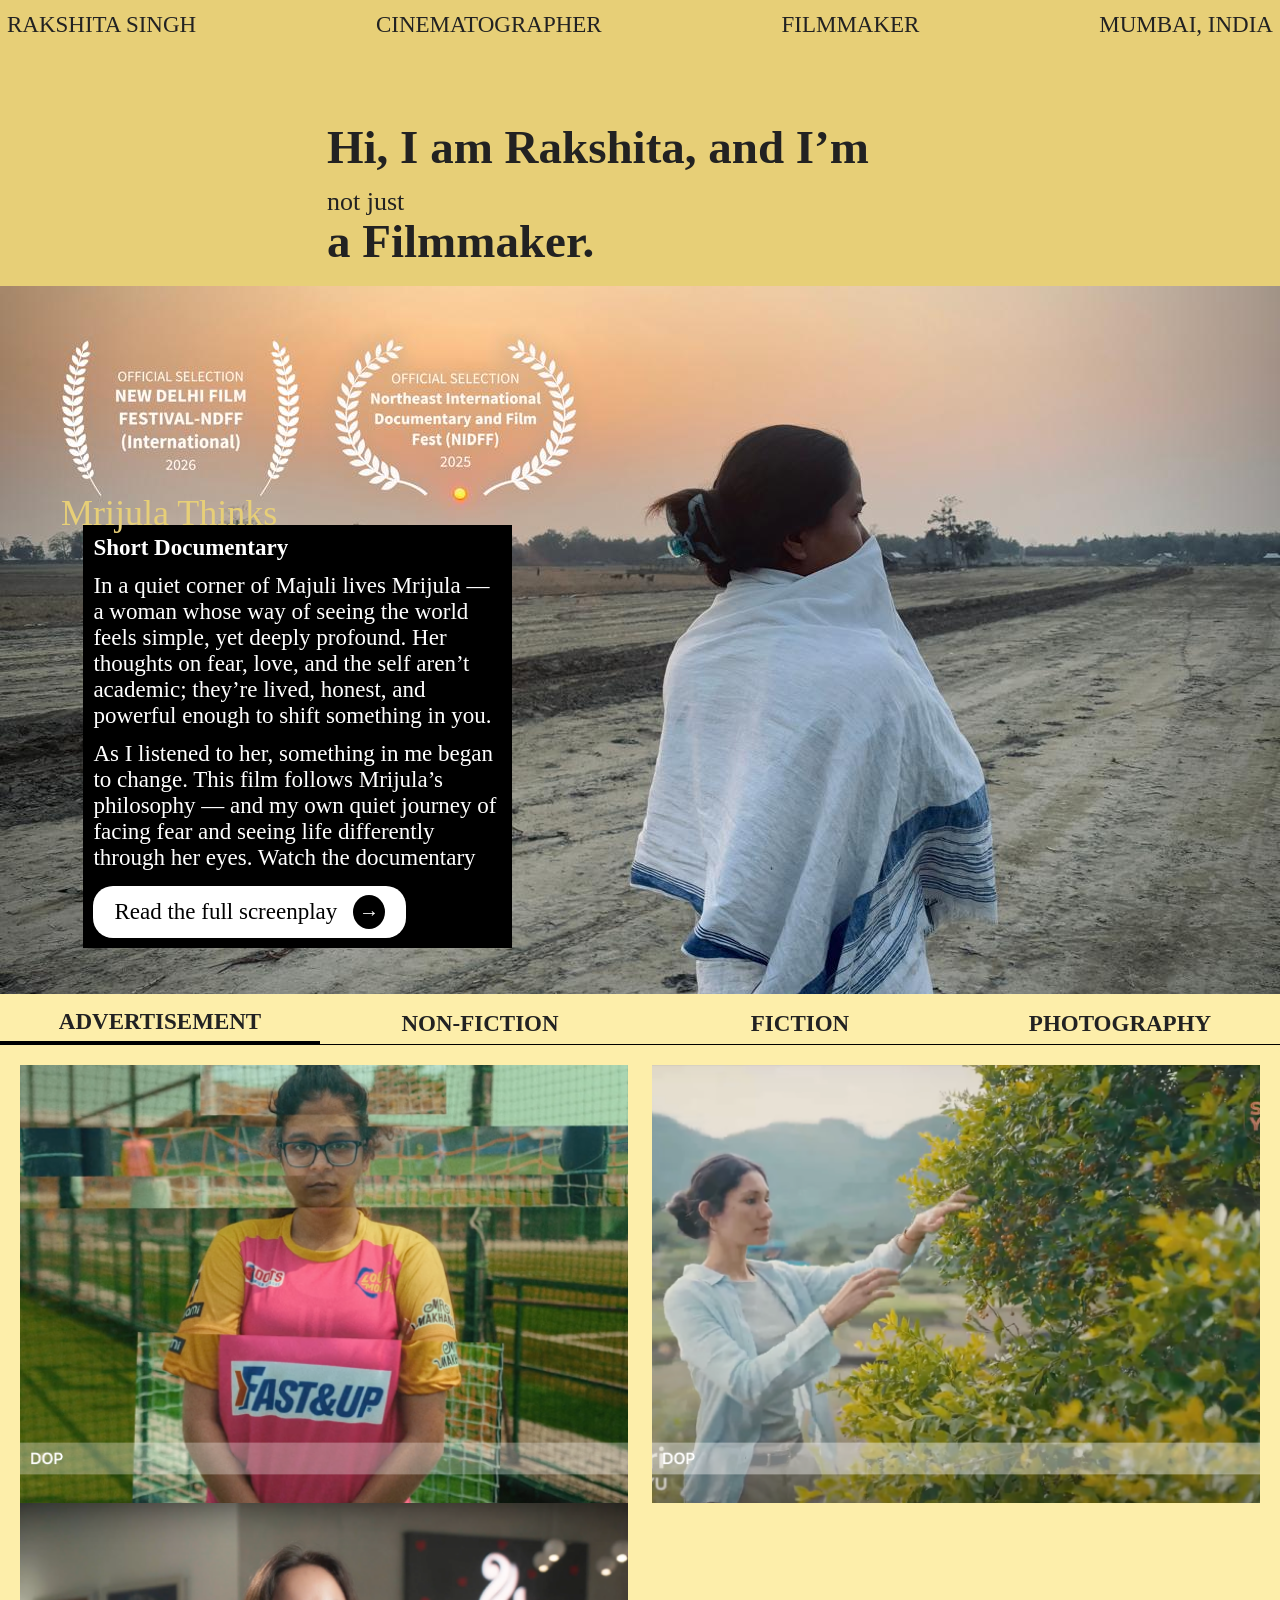
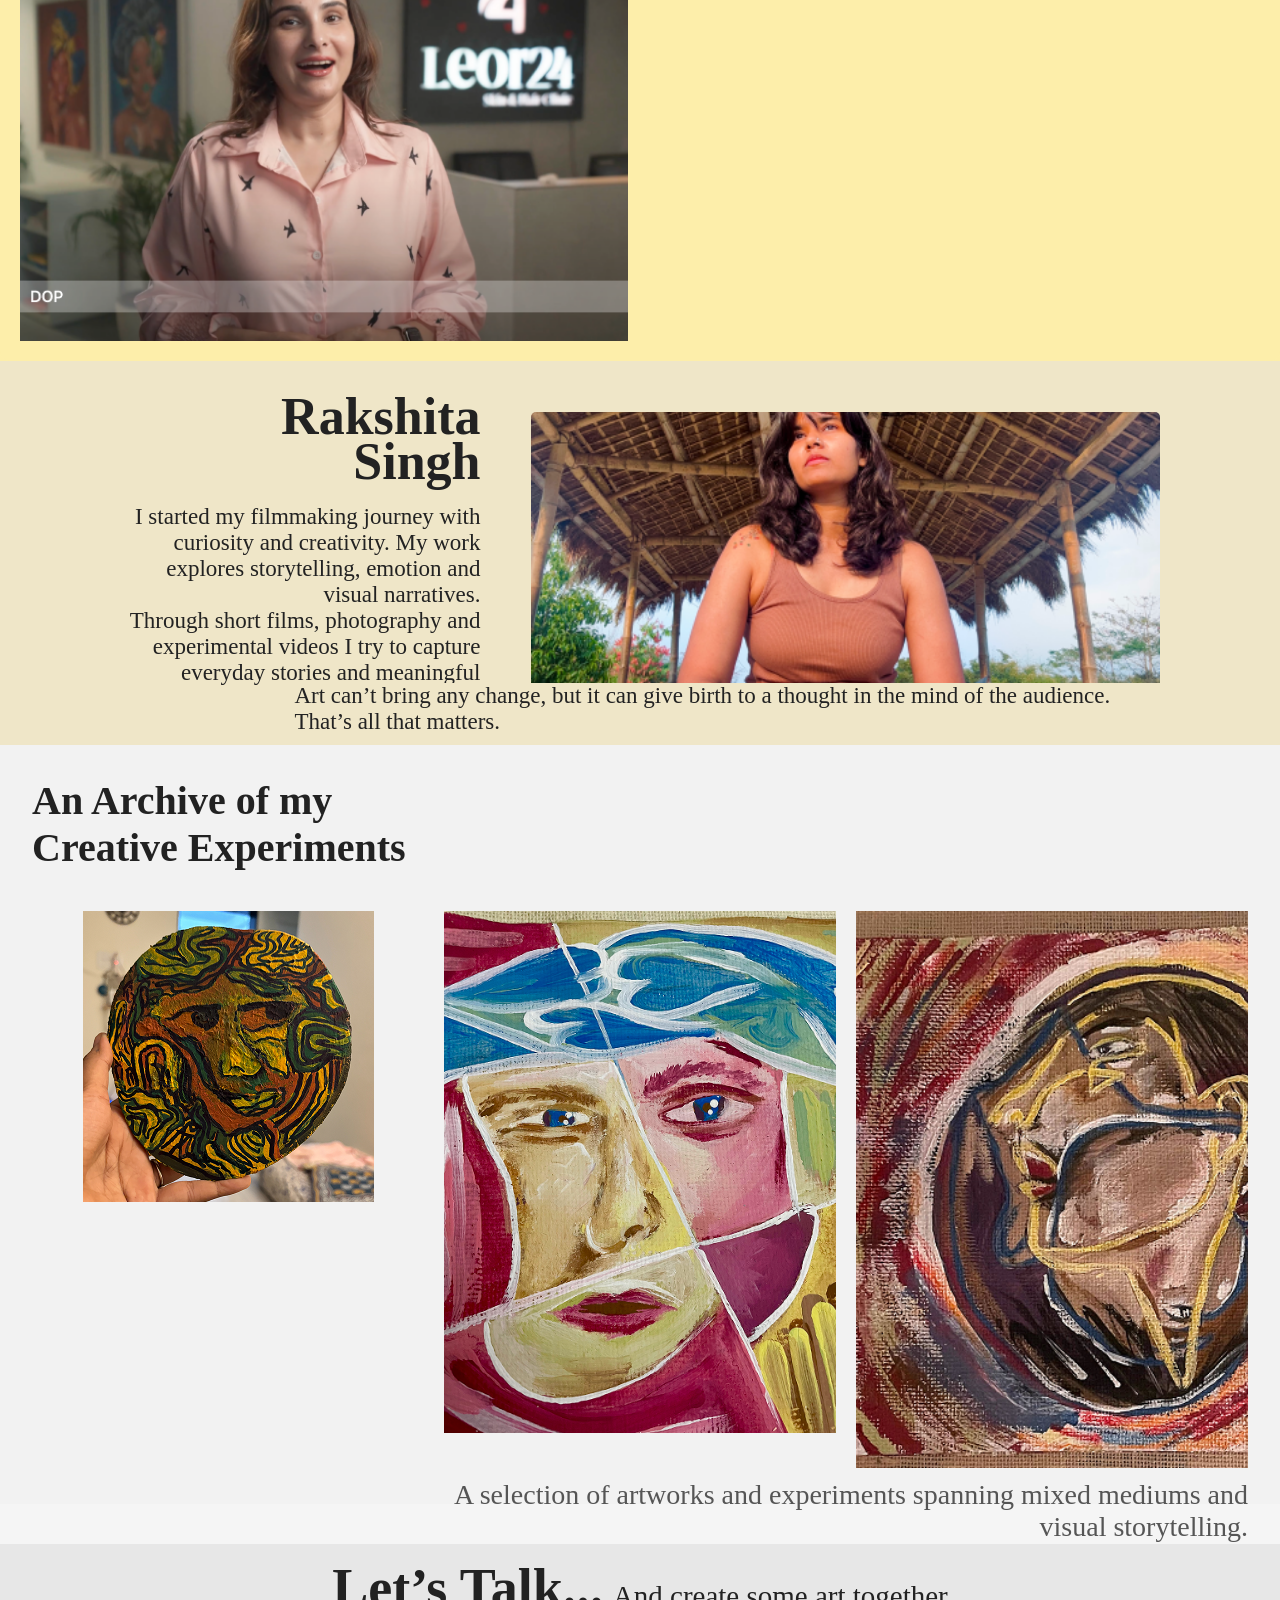
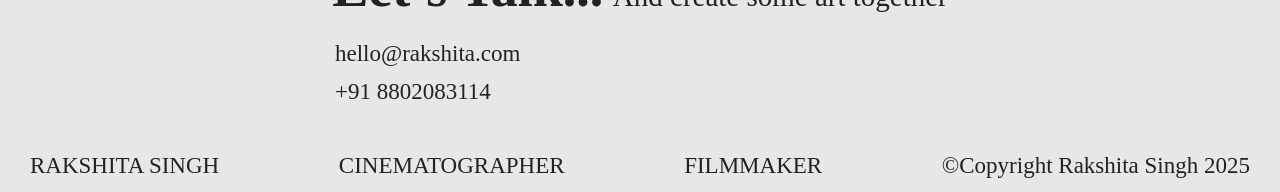
<file: index.html>
<!DOCTYPE html>
<html lang="en">

<head>
    <meta charset="UTF-8">
    <meta name="viewport" content="width=device-width, initial-scale=1.0">
    <title>Rakshita Portfolio</title>
    <link rel="stylesheet" href="style.css">
    <script src="https://code.jquery.com/jquery-3.7.1.min.js"></script>
</head>

<body>

    <!-- HERO SECTION -->

    <section class="hero">

        <nav class="navbar">


            <ul>
                
                <li>RAKSHITA SINGH</li>
                <li>CINEMATOGRAPHER</li>
                <li>FILMMAKER</li>
                <li>MUMBAI, INDIA</li>
            </ul>

        </nav>

        <div class="hero-text">

            <h1>Hi, I am Rakshita, and I’m <br><span style="font-size: 24px;
    font-weight: 500;
    font-family: 'Be vietnam';">not just</span> <br> a Filmmaker.</h1>

        </div>

    </section>


    <!-- FEATURE VIDEO SECTION -->

    <section class="feature">

        <div class="feature-container">



            <div class="feature-card">

                <h2>Mrijula Thinks</h2>

                <h4>Short Documentary</h4>

                <p class="mt-2">
                    In a quiet corner of Majuli lives Mrijula — a woman whose way of seeing the world feels simple, yet
                    deeply profound. Her thoughts on fear, love,
                    and the self aren’t academic; they’re lived, honest, and powerful enough to shift something in you.
                </p>

                <p class="mt-2">
                    As I listened to her, something in me began to change. This film follows Mrijula’s philosophy — and
                    my own quiet journey of facing fear and seeing
                    life differently through her eyes. Watch the documentary
                </p>

                <button>Read the full screenplay <span class="arrow-design">&rarr;</span></button>

            </div>

        </div>

    </section>



    <!-- CATEGORY SECTION -->

    <section class="categories">
        <ul class="border-bottom">
            <li>
                <h4 data-target="advertisement">ADVERTISEMENT</h4>
            </li>
            <li>
                <h4 data-target="nonfiction">NON-FICTION</h4>
            </li>
            <li>
                <h4 data-target="fiction">FICTION</h4>
            </li>
            <li>
                <h4 data-target="photography">PHOTOGRAPHY</h4>
            </li>
        </ul>


        <div class="category category1" id="advertisement">
            <div class="d-flex">
                <img src="images/Frame_130.png">
                <img src="images/Frame_131.png">
                <img src="images/Frame_132.png">
            </div>
        </div>


        <div class="category category2" id="nonfiction">
            <img src="images/Frame_138.png">
        </div>


        <div class="category category3" id="fiction">
            <div class="d-flex">
                <img src="images/Frame_139.png">
                <img src="images/Frame_23.png">
                <img src="images/Frame_24.png">
            </div>
        </div>


        <div class="category category4" id="photography">
            <div class="d-flex photography1  mb-2">
                <img src="images/Frame_27.png">
                <img src="images/Frame_28.png">
                <img src="images/Frame_29.png">
                <img src="images/Frame_31.png">
            </div>
            <div class="d-flex photography1 mb-2">
                <img src="images/Frame_32.png">
                <img src="images/Frame_33.png">
                <img src="images/Frame_34.png">
                <img src="images/Frame_35.png">
            </div>
            <div class="d-flex photography1  mb-2">
                <img src="images/Frame_36.png">
                <img src="images/Frame_37.png">

                <img src="images/Frame_39.png">
                <img src="images/Frame_40.png">
            </div>
        </div>
        </div>

    </section>


    <!-- ABOUT SECTION -->

    <section class="about">

        <div class="about-text">

            <h2>Rakshita <br> Singh</h2>

            <p>
                I started my filmmaking journey with curiosity and creativity.
                My work explores storytelling, emotion and visual narratives.
            </p>

            <p>
                Through short films, photography and experimental videos
                I try to capture everyday stories and meaningful moments.
            </p>

            <h4>Art can’t bring any change, but it can give birth to a thought in the mind of the audience. That’s all
                that matters.</h4>

        </div>

        <div class="about-img">

            <img src="images/Frame_133.png">

        </div>

    </section>



    <!-- GALLERY -->

    <section class="gallery">

        <h2>An Archive of my <br> Creative Experiments</h2>

        <div class="gallery-grid">
            <div class="image1"><img src="images/Frame_136.png"></div>
            <div class="image2"><img src="images/Frame_135.png"></div>
            <div class="image3"><img src="images/Frame_137.png"></div>
        </div>

        <p class="gallery-caption">
            A selection of artworks and experiments spanning mixed
            mediums and visual storytelling.
        </p>

    </section>



    <!-- CONTACT -->

    <section class="contact">
        <div class="footer-text">
            <h2>Let’s Talk...</h2>

            <p style="font-size: 32px;">And create some art together</p>
        </div>
        <p class="email">hello@rakshita.com</p>
        <p class="email">+91 8802083114</p>
        <nav class="navbar mt-4">


            <ul>
                <li>RAKSHITA SINGH</li>
                <li>CINEMATOGRAPHER</li>
                <li>FILMMAKER</li>
                <li>&#169;Copyright Rakshita Singh 2025</li>
            </ul>

        </nav>
    </section>

    <script>

        $(document).ready(function () {

            // default show advertisement
            $(".category").hide();
            $("#advertisement").show();

            // default active menu
            $('.categories h4[data-target="advertisement"]').addClass("active");

            $(".categories h4").click(function () {

                var id = $(this).data("target");

                // hide all categories
                $(".category").hide();

                // show selected
                $("#" + id).show();

                // remove active from all
                $(".categories h4").removeClass("active");

                // add active to clicked
                $(this).addClass("active");

            });

            $(".photography1 img").hover(function () {

                var imgSrc = $(this).attr("src");

                $("#popup-img").attr("src", imgSrc);

                $(".image-popup").fadeIn();

            }, function () {

                $(".image-popup").fadeOut();

            });


        });

    </script>






</body>

</html>
</file>
<file: style.css>
* {
    margin: 0;
    padding: 0;
    box-sizing: border-box;
    font-family: "Be Vietnam";
}
 

body {
    background: #f5f5f5;
    color: #222;
}

.navbar ul li {
    font-size: 16px;
    font-family: "Be Vietnam";
}

.hero {
    background: #e7cf77;
    height: 500px;
    padding: 40px 80px;
}


.navbar {
    display: flex;
    justify-content: space-between;
    align-items: center;
    margin-bottom: 120px;
}

p {
    font-size: 16px;
    font-family: "Be Vietnam";
}

h4 {
    font-size: 18px;
    font-family: "Be Vietnam";
}

.navbar ul {
    display: flex;
    /* gap: 30px; */
    list-style: none;
    /* JUSTIFY-CONTENT: SPACE-BETWEEN; */
    justify-content: space-between;
    width: 100%;
}


.hero-text h1 {
    font-size: 78px;
    font-weight: bold;
    line-height: 1;
    font-family: "Zodiak";
}



.feature {
    background: #111;
    padding: 80px;
}


.feature-container {
    display: flex;
    align-items: center;
    gap: 40px;
}


.feature-img {
    width: 600px;
    border-radius: 4px;
}


.feature-card {
    background: #000;
    color: white;
    padding: 30px;
    max-width: 350px;
}


.feature-card h2 {
    color: #e7cf77;
    margin-bottom: 10px;
    font-family: "Zodiak";
}


.feature-card button {
    margin-top: 15px;
    padding: 13px 21px;
    border: none;
    background: white;
    cursor: pointer;
    border-radius: 20px;
    font-family: "Be Vietnam";
    font-size: 18px;
}



.categories ul {
    display: flex;
    justify-content: space-between;
    align-items: center;
    list-style: none;
}

.categories ul li {
    width: 25%;
    text-align: center;
}

.d-flex {
    display: flex;
    justify-content: space-between;
    align-items: center;
}

.category {
    padding: 20px;
    border-radius: 10px;
    background: #f3f3f3;
    cursor: pointer;
    text-align: center;
}

.categories h4 {
    cursor: pointer;
    padding-bottom: 6px;
}

.photography1 img {
    width: 24%;
    transition: transform 0.4s ease;
    cursor: pointer;
    position: relative;
    z-index: 1;
}

.mb-2 {
    margin-bottom: 10px;
}

.photography1 img:hover {
    transform: scale(1.5);
    z-index: 10;
    box-shadow: 0 10px 25px rgba(0, 0, 0, 0.5);
}

.categories h4.active {
    border-bottom: 3px solid #000;
}

.categories {
    background: #FDEEAA;
}

.border-bottom {
    border-bottom: 1px solid #000;
}

/* Hide categories initially */

.category {
    display: none;
    background: #FDEEAA;
}

#advertisement {
    display: block;
}

.categories h4 {
    cursor: pointer;
    margin-top: 15px;
    font-size: 28px;
}


.category img {
    max-width: 100%;

    object-fit: cover;
}


.category h4 {
    margin-bottom: 10px;
    font-family: "Zodiak";
}



.about {
    display: flex;
    justify-content: center;
    align-items: center;
    gap: 60px;
    padding: 80px;
    background: #efe6c8;
}


.about-text {
    max-width: 400px;
}


.about-text h2 {
    font-size: 80px;
    margin-bottom: 20px;
    text-align: right;
    font-family: "Zodiak";
    font-weight: bold;
    line-height: 65px;
}

.about p {
    font-size: 24px;
}

.about-img img {
    width: 300px;
    border-radius: 5px;
}



.gallery {
    padding: 80px;
    text-align: center;
    background: #f2f2f2;
}


.gallery h2 {
    margin-bottom: 40px;
    font-size: 48px;
    text-align: left;
    font-family: "Zodiak";
}


.gallery-grid {
    display: flex;
    justify-content: center;
    gap: 20px;
}


.gallery-grid img {
    width: 250px;
    height: 250px;
    object-fit: cover;
}


.gallery-caption {
    margin-top: 20px;
    font-size: 20px;
    color: #555;
    text-align: right;
    font-family: "Be Vietnam";
    width: 30%;
    float: right;
    font-weight: italic;
}



.contact {
    padding: 80px;
    background: #e7e7e7;
}

.footer-text {
    display: flex;
    align-items: baseline;
    width: 100%;
    justify-content: center;
}


.contact h2 {
    font-size: 96px;
    margin-bottom: 10px;
    width: 30%;
    font-family: "Zodiak";
}

.mt-4 {
    margin-top: 4%;
}

.arrow-design {
    font-size: 20px;
    text-align: center;
    font-weight: 600;
    background: #000;
    color: #fff;
    border-radius: 57%;
    padding: 6px 6px;
    margin-left: 10px;
    width: 59px;
    height: 47px;

}

.email {
    margin-top: 20px;
    font-weight: 500;
    margin-left: 35%;
    font-family: "Be Vietnam";
}

.feature {
    background-image: url("images/frame_41.jpeg");
    background-size: cover;
    background-position: center;
    background-repeat: no-repeat;

    padding: 80px;
    min-height: 1107px;
}

.feature-container {
    display: flex;
    align-items: center;
    justify-content: flex-start;
    /* gap: 40px; */
    margin-left: 8%;
    margin-top: 20%;
}

.photography1 img {
    width: 24%;

}

.category2 {
    width: 25%;
}

.gallery-grid img {
    width: 100%;
    height: 100%;
    object-fit: cover;
}

.gallery-grid {
    display: grid;
    grid-template-columns: repeat(3, 1fr);
    gap: 20px;
}

.image1 {
    height: 527px;
}

.image3 {
    height: 628px;
}

.about {
    position: relative;
}

.about h4 {
    background-color: #efe6c8;
    position: absolute;
    width: 41%;
    font-size: 24px;
    font-weight: 300;
    left: 28%;
    top: 76%;
    font-family: cursive;
}

.about-img img {
    width: 100%;
    height: 100%;
    object-fit: cover;
    border-radius: 5px;
}

.about-img {
    width: 300px;
    height: 350px;
}

.mt-2 {
    margin-top: 12px;
}

.feature-card h2 {
    position: absolute;
    top: 822px;
    font-family: Verdana, Geneva, Tahoma, BirthStone sans-serif;
    font-size: 122px;
    left: 20px;
    z-index: 999;
    font-weight: 500;
}

.contact .navbar {
    display: flex;
    justify-content: space-between;
    align-items: center;
    margin-bottom: -61px;
}

@media(max-width:1280px) {
    .hero {
        padding: 12px 7px;
    }

    .navbar ul li {
        font-size: 23px;

    }

    .hero-text h1 {
        font-size: 47px;
        padding: 0px 320px;
    }

    .hero {
        height: 286px;
    }

    .hero-text h1 span {
        font-size: 26px !important;
    }

    .navbar {
        margin-bottom: 86px;
    }

    .feature-container {
        margin-left: 3%;
        margin-top: 0%;
    }

    .feature-card {
        padding: 10px;
        max-width: 429px;
        margin: 239px 45px 46px;
    }

    .feature-card h2 {
        top: 492px;
        font-size: 36px;
        left: 61px;
    }

    h4 {
        font-size: 23px;
        font-family: "Be Vietnam";
    }

    .mt-2 {
        margin-top: 12px;
    }

    p {
        font-size: 23px;
        font-family: "Be Vietnam";
    }

    .feature-card button {
        margin-top: 15px;
        padding: 13px 21px;
        border: none;
        background: white;
        cursor: pointer;
        border-radius: 20px;
        font-family: "Be Vietnam";
        font-size: 23px;
    }

    .categories h4 {
        margin-top: 15px;
        font-size: 23px;
    }

    .d-flex {
        flex-wrap: wrap;
    }

    .category img {
        max-width: 100%;
        object-fit: cover;
        width: 49%;
    }

    .about {
        display: flex;
        justify-content: center;
        align-items: center;
        gap: 50px;
        padding: 33px;
        background: #efe6c8;
    }

    .about-text {
        max-width: 360px;
    }

    .about-text h2 {
        font-size: 52px;
        margin-bottom: 20px;
        text-align: right;
        font-family: "Zodiak";
        font-weight: bold;
        line-height: 45px;
    }

    .about p {
        font-size: 23px;
        text-align: right;
    }

    .about-img {
        width: 629px;
        height: 281px;
    }

    .about h4 {
        background-color: #efe6c8;
        position: absolute;
        width: 68%;
        font-size: 23px;
        font-weight: 300;
        left: 23%;
        top: 84%;
        font-family: cursive;
    }

    .image1 {
        /* height: 234px; */
        width: 100%;
    }

    .gallery-grid img {
        max-width: 100%;
        height: auto;
        width: auto;
        object-fit: cover;
    }

    .image3 {
        height: auto;
    }

    .gallery-caption {
        margin-top: 7px;
        font-size: 28px;
        color: #555;
        text-align: right;
        width: 71%;
        float: right;
        font-weight: 400;
    }

    .contact {
        padding: 13px 30px;
        background: #e7e7e7;
        margin-top: 40px;
    }

    .contact h2 {
        font-size: 54px;
        margin-bottom: 10px;
        width: 23%;
    }

    .footer-text p {
        font-size: 29px !important;
    }

    .email {
        margin-top: 12px;
        font-weight: 500;
        margin-left: 25%;
    }

    .contact .navbar {
        margin-bottom: 0px;
    }

    .gallery {
        padding: 32px;
    }

    .gallery h2 {
        margin-bottom: 40px;
        font-size: 40px;
    }

    .image1 {
        height: auto;
    }

    .gallery-grid .image3 img {
        height: 557px;
    }

    .feature {
        padding: 0px;
        min-height: 369px;
        background-image: url(images/frame_41.jpeg);
        background-size: cover;
        background-position: inherit;
        background-repeat: repeat-y;
    }

}

@media(max-width:1024px) {
    .hero {
        padding: 12px 7px;
    }

    .navbar ul li {
        font-size: 16px;

    }

    .hero-text h1 {
        font-size: 40px;
        padding: 8px 122px;
    }

    .hero {
        height: 286px;
    }

    .hero-text h1 span {
        font-size: 15px !important;
    }

    .navbar {
        margin-bottom: 86px;
    }

    .feature-container {
        margin-left: 3%;
        margin-top: 0%;
    }

    .feature-card {
        padding: 10px;
        max-width: 359px;
        margin: 171px 0px 10px;
    }

    .feature-card h2 {
        top: 435px;
        font-size: 29px;
        left: 6px;
    }

    h4 {
        font-size: 16px;
        font-family: "Be Vietnam";
    }

    .mt-2 {
        margin-top: 12px;
    }

    p {
        font-size: 19px;
        font-family: "Be Vietnam";
    }

    .feature-card button {
        margin-top: 15px;
        padding: 13px 21px;
        border: none;
        background: white;
        cursor: pointer;
        border-radius: 20px;
        font-family: "Be Vietnam";
        font-size: 15px;
    }

    .categories h4 {
        margin-top: 15px;
        font-size: 14px;
    }

    .d-flex {
        flex-wrap: wrap;
    }

    .category img {
        max-width: 100%;
        object-fit: cover;
        width: 49%;
    }

    .about {
        display: flex;
        justify-content: center;
        align-items: center;
        gap: 50px;
        padding: 33px;
        background: #efe6c8;
    }

    .about-text {
        max-width: 360px;
    }

    .about-text h2 {
        font-size: 46px;
        margin-bottom: 20px;
        text-align: right;
        font-family: "Zodiak";
        font-weight: bold;
        line-height: 45px;
    }

    .about p {
        font-size: 21px;
        text-align: right;
    }

    .about-img {
        width: 629px;
        height: 281px;
    }

    .about h4 {
        background-color: #efe6c8;
        position: absolute;
        width: 79%;
        font-size: 21px;
        font-weight: 300;
        left: 9%;
        top: 79%;
        font-family: cursive;
    }

    .image1 {
        /* height: 234px; */
        width: 100%;
    }

    .gallery-grid img {
        max-width: 100%;
        height: auto;
        width: auto;
        object-fit: cover;
    }

    .image3 {
        height: auto;
    }

    .gallery-caption {
        margin-top: 7px;
        font-size: 27px;
        color: #555;
        text-align: right;
        width: 97%;
        float: right;
        font-weight: italic;
    }

    .contact {
        padding: 13px 30px;
        background: #e7e7e7;
        margin-top: 40px;
    }

    .contact h2 {
        font-size: 54px;
        margin-bottom: 10px;
        width: 33%;
    }

    .footer-text p {
        font-size: 29px !important;
    }

    .email {
        margin-top: 12px;
        font-weight: 500;
        margin-left: 13%;
    }

    .contact .navbar {
        margin-bottom: 0px;
    }

    .gallery {
        padding: 32px;
    }

    .gallery h2 {
        margin-bottom: 40px;
        font-size: 40px;
    }

    .image1 {
        height: auto;
    }

    .gallery-grid .image3 img {
        height: 442px;
    }

    .feature {
        padding: 0px;
        min-height: 369px;
        background-image: url(images/frame_41.jpeg);
        background-size: cover;
        background-position: inherit;
        background-repeat: repeat-y;
    }

}

@media(max-width:860px) {
    .hero {
        padding: 12px 7px;
    }

    .navbar ul li {
        font-size: 16px;

    }

    .hero-text h1 {
        font-size: 40px;
        padding: 8px 122px;
    }

    .hero {
        height: 286px;
    }

    .hero-text h1 span {
        font-size: 15px !important;
    }

    .navbar {
        margin-bottom: 86px;
    }

    .feature-container {
        margin-left: 3%;
        margin-top: 0%;
    }

    .feature-card {
        padding: 10px;
        max-width: 359px;
        margin: 171px 0px 10px;
    }

    .feature-card h2 {
        top: 435px;
        font-size: 29px;
        left: 6px;
    }

    h4 {
        font-size: 16px;
        font-family: "Be Vietnam";
    }

    .mt-2 {
        margin-top: 12px;
    }

    p {
        font-size: 19px;
        font-family: "Be Vietnam";
    }

    .feature-card button {
        margin-top: 15px;
        padding: 13px 21px;
        border: none;
        background: white;
        cursor: pointer;
        border-radius: 20px;
        font-family: "Be Vietnam";
        font-size: 15px;
    }

    .categories h4 {
        margin-top: 15px;
        font-size: 14px;
    }

    .d-flex {
        flex-wrap: wrap;
    }

    .category img {
        max-width: 100%;
        object-fit: cover;
        width: 49%;
    }

    .about {
        display: flex;
        justify-content: center;
        align-items: center;
        gap: 50px;
        padding: 33px;
        background: #efe6c8;
    }

    .about-text {
        max-width: 360px;
    }

    .about-text h2 {
        font-size: 46px;
        margin-bottom: 20px;
        text-align: right;
        font-family: "Zodiak";
        font-weight: bold;
        line-height: 45px;
    }

    .about p {
        font-size: 17px;
        text-align: right;
    }

    .about-img {
        width: 629px;
        height: 281px;
    }

    .about h4 {
        background-color: #efe6c8;
        position: absolute;
        width: 79%;
        font-size: 15px;
        font-weight: 300;
        left: 9%;
        top: 79%;
        font-family: cursive;
    }

    .image1 {
        /* height: 234px; */
        width: 100%;
    }

    .gallery-grid img {
        max-width: 100%;
        height: auto;
        width: auto;
        object-fit: cover;
    }

    .image3 {
        height: auto;
    }

    .gallery-caption {
        margin-top: 7px;
        font-size: 20px;
        color: #555;
        text-align: right;
        width: 97%;
        float: right;
        font-weight: italic;
    }

    .contact {
        padding: 13px 30px;
        background: #e7e7e7;
        margin-top: 34px;
    }

    .contact h2 {
        font-size: 54px;
        margin-bottom: 10px;
        width: 40%;
    }

    .footer-text p {
        font-size: 21px !important;
    }

    .email {
        margin-top: 12px;
        font-weight: 500;
        margin-left: 13%;
    }

    .contact .navbar {
        margin-bottom: 0px;
    }

    .gallery {
        padding: 32px;
    }

    .gallery h2 {
        margin-bottom: 40px;
        font-size: 30px;
    }

    .image1 {
        height: auto;
    }

    .gallery-grid .image3 img {
        height: 328px;
    }

    .feature {
        padding: 0px;
        min-height: 369px;
        background-image: url(images/frame_41.jpeg);
        background-size: cover;
        background-position: inherit;
        background-repeat: repeat-y;
    }

}

@media(max-width:768px) {
    .hero {
        padding: 12px 7px;
    }

    .navbar ul li {
        font-size: 16px;

    }

    .hero-text h1 {
        font-size: 40px;
        padding: 8px 122px;
    }

    .hero {
        height: 286px;
    }

    .hero-text h1 span {
        font-size: 15px !important;
    }

    .navbar {
        margin-bottom: 86px;
    }

    .feature-container {
        margin-left: 3%;
        margin-top: 0%;
    }

    .feature-card {
        padding: 10px;
        max-width: 359px;
        margin: 171px 0px 10px;
    }

    .feature-card h2 {
        top: 435px;
        font-size: 29px;
        left: 6px;
    }

    h4 {
        font-size: 16px;
        font-family: "Be Vietnam";
    }

    .mt-2 {
        margin-top: 12px;
    }

    p {
        font-size: 19px;
        font-family: "Be Vietnam";
    }

    .feature-card button {
        margin-top: 15px;
        padding: 13px 21px;
        border: none;
        background: white;
        cursor: pointer;
        border-radius: 20px;
        font-family: "Be Vietnam";
        font-size: 15px;
    }

    .categories h4 {
        margin-top: 15px;
        font-size: 14px;
    }

    .d-flex {
        flex-wrap: wrap;
    }

    .category img {
        max-width: 100%;
        object-fit: cover;
        width: 49%;
    }

    .about {
        display: flex;
        justify-content: center;
        align-items: center;
        gap: 50px;
        padding: 33px;
        background: #efe6c8;
    }

    .about-text {
        max-width: 360px;
    }

    .about-text h2 {
        font-size: 46px;
        margin-bottom: 20px;
        text-align: right;
        font-family: "Zodiak";
        font-weight: bold;
        line-height: 45px;
    }

    .about p {
        font-size: 17px;
        text-align: right;
    }

    .about-img {
        width: 629px;
        height: 281px;
    }

    .about h4 {
        background-color: #efe6c8;
        position: absolute;
        width: 79%;
        font-size: 15px;
        font-weight: 300;
        left: 9%;
        top: 79%;
        font-family: cursive;
    }

    .image1 {
        /* height: 234px; */
        width: 100%;
    }

    .gallery-grid img {
        max-width: 100%;
        height: auto;
        width: auto;
        object-fit: cover;
    }

    .image3 {
        height: auto;
    }

    .gallery-caption {
        margin-top: 7px;
        font-size: 20px;
        color: #555;
        text-align: right;
        width: 97%;
        float: right;
        font-weight: italic;
    }

    .contact {
        padding: 13px 30px;
        background: #e7e7e7;
        margin-top: 34px;
    }

    .contact h2 {
        font-size: 54px;
        margin-bottom: 10px;
        width: 40%;
    }

    .footer-text p {
        font-size: 21px !important;
    }

    .email {
        margin-top: 12px;
        font-weight: 500;
        margin-left: 13%;
    }

    .contact .navbar {
        margin-bottom: 0px;
    }

    .gallery {
        padding: 32px;
    }

    .gallery h2 {
        margin-bottom: 40px;
        font-size: 30px;
    }

    .image1 {
        height: auto;
    }

    .gallery-grid .image3 img {
        height: 328px;
    }

    .feature {
        padding: 0px;
        min-height: 369px;
        background-image: url(images/frame_41.jpeg);
        background-size: cover;
        background-position: inherit;
        background-repeat: repeat-y;
    }

}

@media(max-width:576px) {
    .hero {
        padding: 12px 7px;
    }

    .navbar ul li {
        font-size: 10px;

    }

    .hero-text h1 {
        font-size: 36px;
        padding: 10px 50px;
    }

    .hero {
        height: 286px;
    }

    .hero-text h1 span {
        font-size: 15px !important;
    }

    .navbar {
        margin-bottom: 86px;
    }

    .feature-container {
        margin-left: 3%;
        margin-top: 0%;
    }

    .feature-card {
        padding: 10px;
        max-width: 254px;
        margin: 171px 0px 10px;
    }

    .feature-card h2 {
        top: 435px;
        font-size: 29px;
        left: 6px;
    }

    h4 {
        font-size: 16px;
        font-family: "Be Vietnam";
    }

    .mt-2 {
        margin-top: 12px;
    }

    p {
        font-size: 12px;
        font-family: "Be Vietnam";
    }

    .feature-card button {
        margin-top: 15px;
        padding: 13px 21px;
        border: none;
        background: white;
        cursor: pointer;
        border-radius: 20px;
        font-family: "Be Vietnam";
        font-size: 15px;
    }

    .categories h4 {
        margin-top: 15px;
        font-size: 14px;
    }

    .d-flex {
        flex-wrap: wrap;
    }

    .category img {
        max-width: 100%;
        object-fit: cover;
        width: 49%;
    }

    .about {
        display: flex;
        justify-content: center;
        align-items: center;
        gap: 50px;
        padding: 33px;
        background: #efe6c8;
    }

    .about-text {
        max-width: 360px;
    }

    .about-text h2 {
        font-size: 46px;
        margin-bottom: 20px;
        text-align: right;
        font-family: "Zodiak";
        font-weight: bold;
        line-height: 45px;
    }

    .about p {
        font-size: 17px;
        text-align: right;
    }

    .about-img {
        width: 629px;
        height: 281px;
    }

    .about h4 {
        background-color: #efe6c8;
        position: absolute;
        width: 79%;
        font-size: 15px;
        font-weight: 300;
        left: 9%;
        top: 79%;
        font-family: cursive;
    }

    .image1 {
        /* height: 234px; */
        width: 100%;
    }

    .gallery-grid img {
        max-width: 100%;
        height: auto;
        width: auto;
        object-fit: cover;
    }

    .image3 {
        height: auto;
    }

    .gallery-caption {
        margin-top: 7px;
        font-size: 20px;
        color: #555;
        text-align: right;
        width: 97%;
        float: right;
        font-weight: italic;
    }

    .contact {
        padding: 13px 30px;
        background: #e7e7e7;
        margin-top: 34px;
    }

    .contact h2 {
        font-size: 45px;
        margin-bottom: 10px;
        width: 49%;
    }

    .footer-text p {
        font-size: 21px !important;
    }

    .email {
        margin-top: 12px;
        font-weight: 500;
        margin-left: 1%;
    }

    .contact .navbar {
        margin-bottom: 0px;
    }

    .gallery {
        padding: 32px;
    }

    .gallery h2 {
        margin-bottom: 40px;
        font-size: 30px;
    }

    .image1 {
        height: auto;
    }

    .gallery-grid .image3 img {
        height: 232px;
    }

    .feature {
        padding: 0px;
        min-height: 369px;
        background-image: url(images/frame_41.jpeg);
        background-size: cover;
        background-position: inherit;
        background-repeat: repeat-y;
    }

}
</file>
